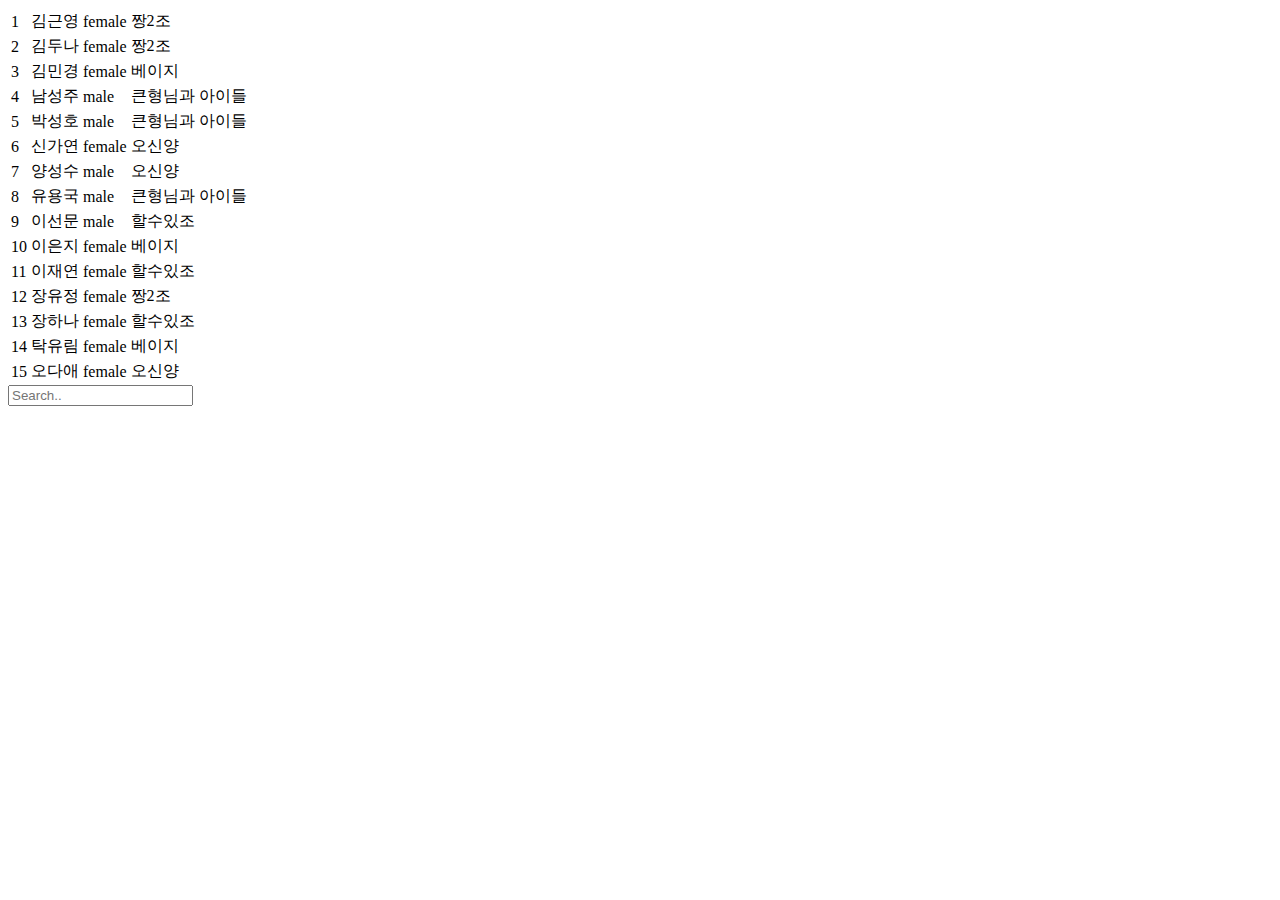
<file: 2.html>
<!DOCTYPE html>
<html lang="en">
<head>
    <meta charset="UTF-8">
    <meta http-equiv="X-UA-Compatible" content="IE=edge">
    <meta name="viewport" content="width=device-width, initial-scale=1.0">
    <title>Document</title>
    <style>

    </style>
    <script src="https://ajax.googleapis.com/ajax/libs/jquery/3.6.3/jquery.min.js"></script>
</head>
<body>
<div class="wrap"></div>
<input id="myinput" type="text" placeholder="Search..">
    <script>
        $(function(){
            $.ajax({
                url:"./class_609.json",
                dataType:"json",
                success:function(data){
                    if(data.length>0){
                        var tb=$("<table/>");

                        for(var i in data){
                            var $id=data[i].id;
                            var $name=data[i].name;
                            var $gender=data[i].gender;
                            var $team=data[i].team;

                            var row=$("<tr/>").append(
                                $("<td/>").text($id),
                                $("<td/>").text($name),
                                $("<td/>").text($gender),
                                $("<td/>").text($team),
                            );
                            tb.append(row);
                        }
                        $(".wrap").append(tb);
                    }
                }
            });
        });

        $("#myinput").on("keyup",function(){
            var value=$(this).val();
            $(".wrap tr").filter(function(){
                $(this).toggle($(this).text().toLowerCase().indexOf(value)>-1)
            });
        });
    </script>
</body>
</html>
</file>
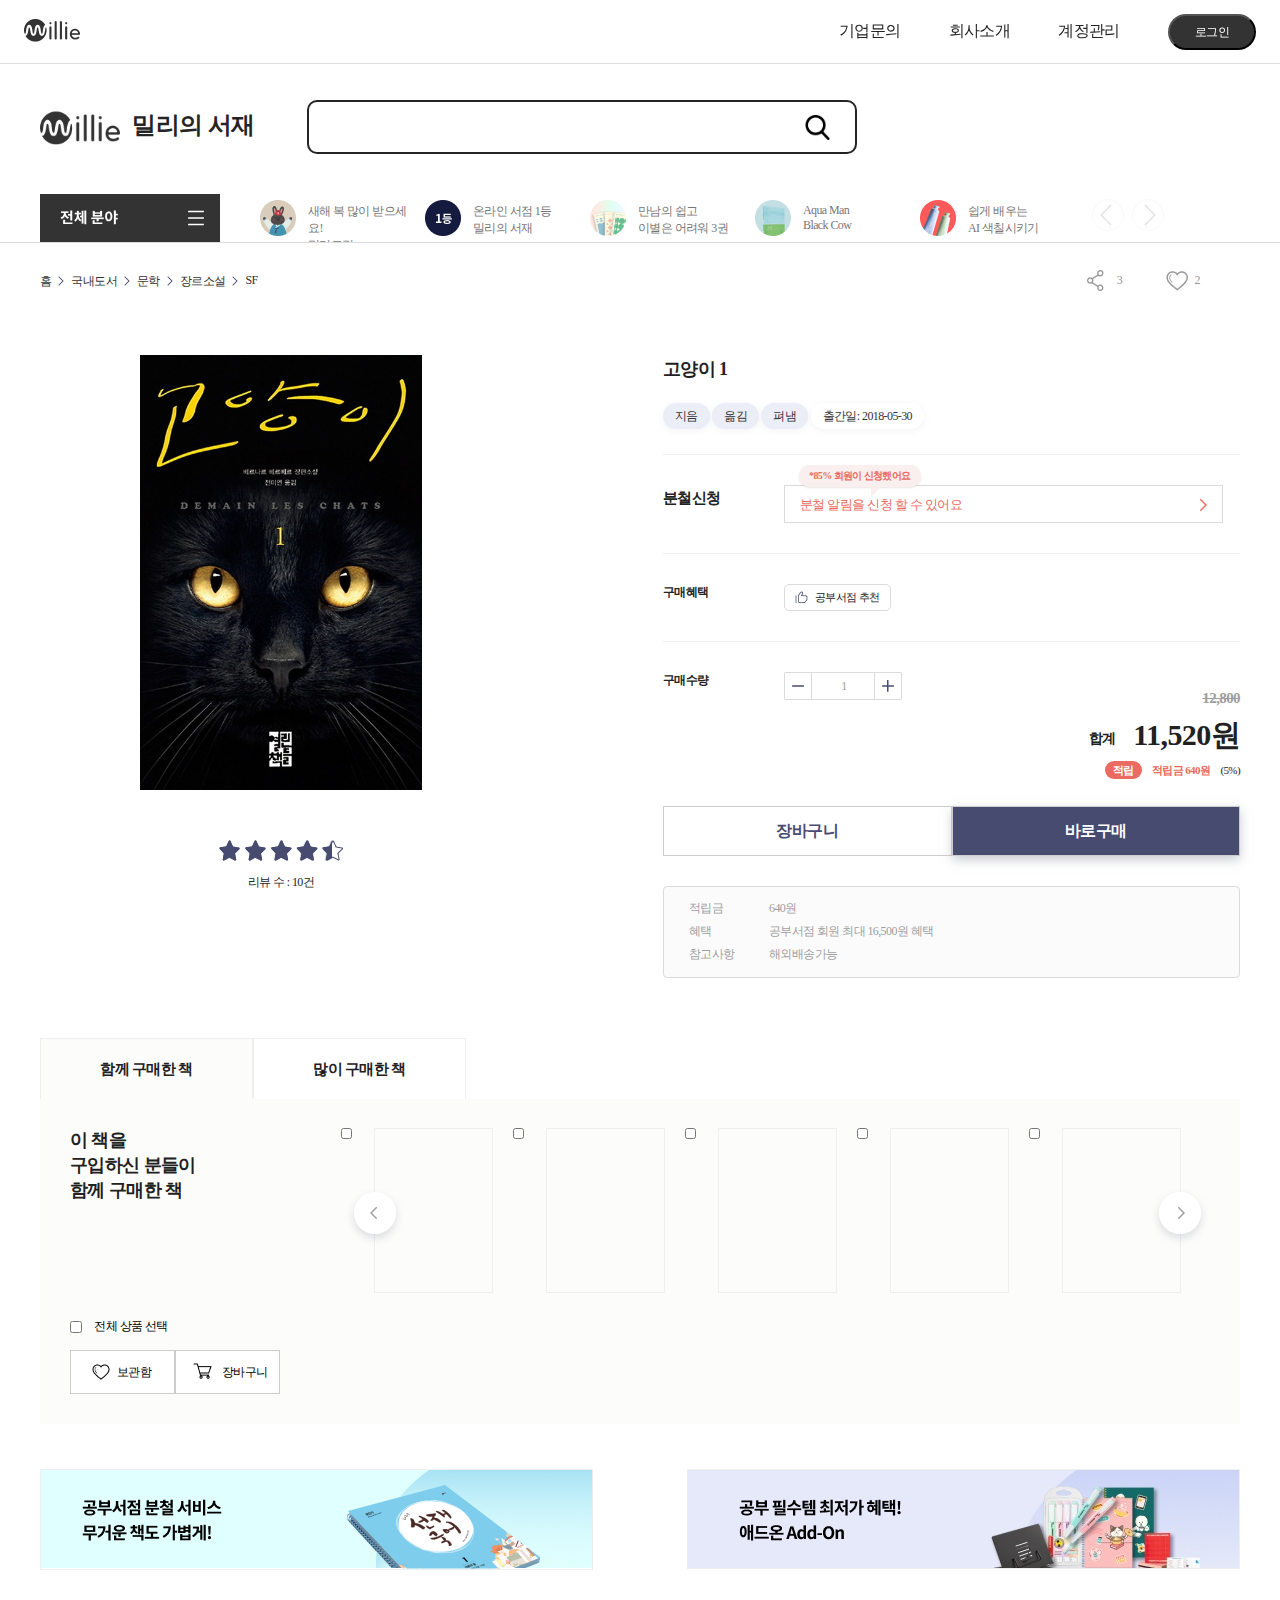
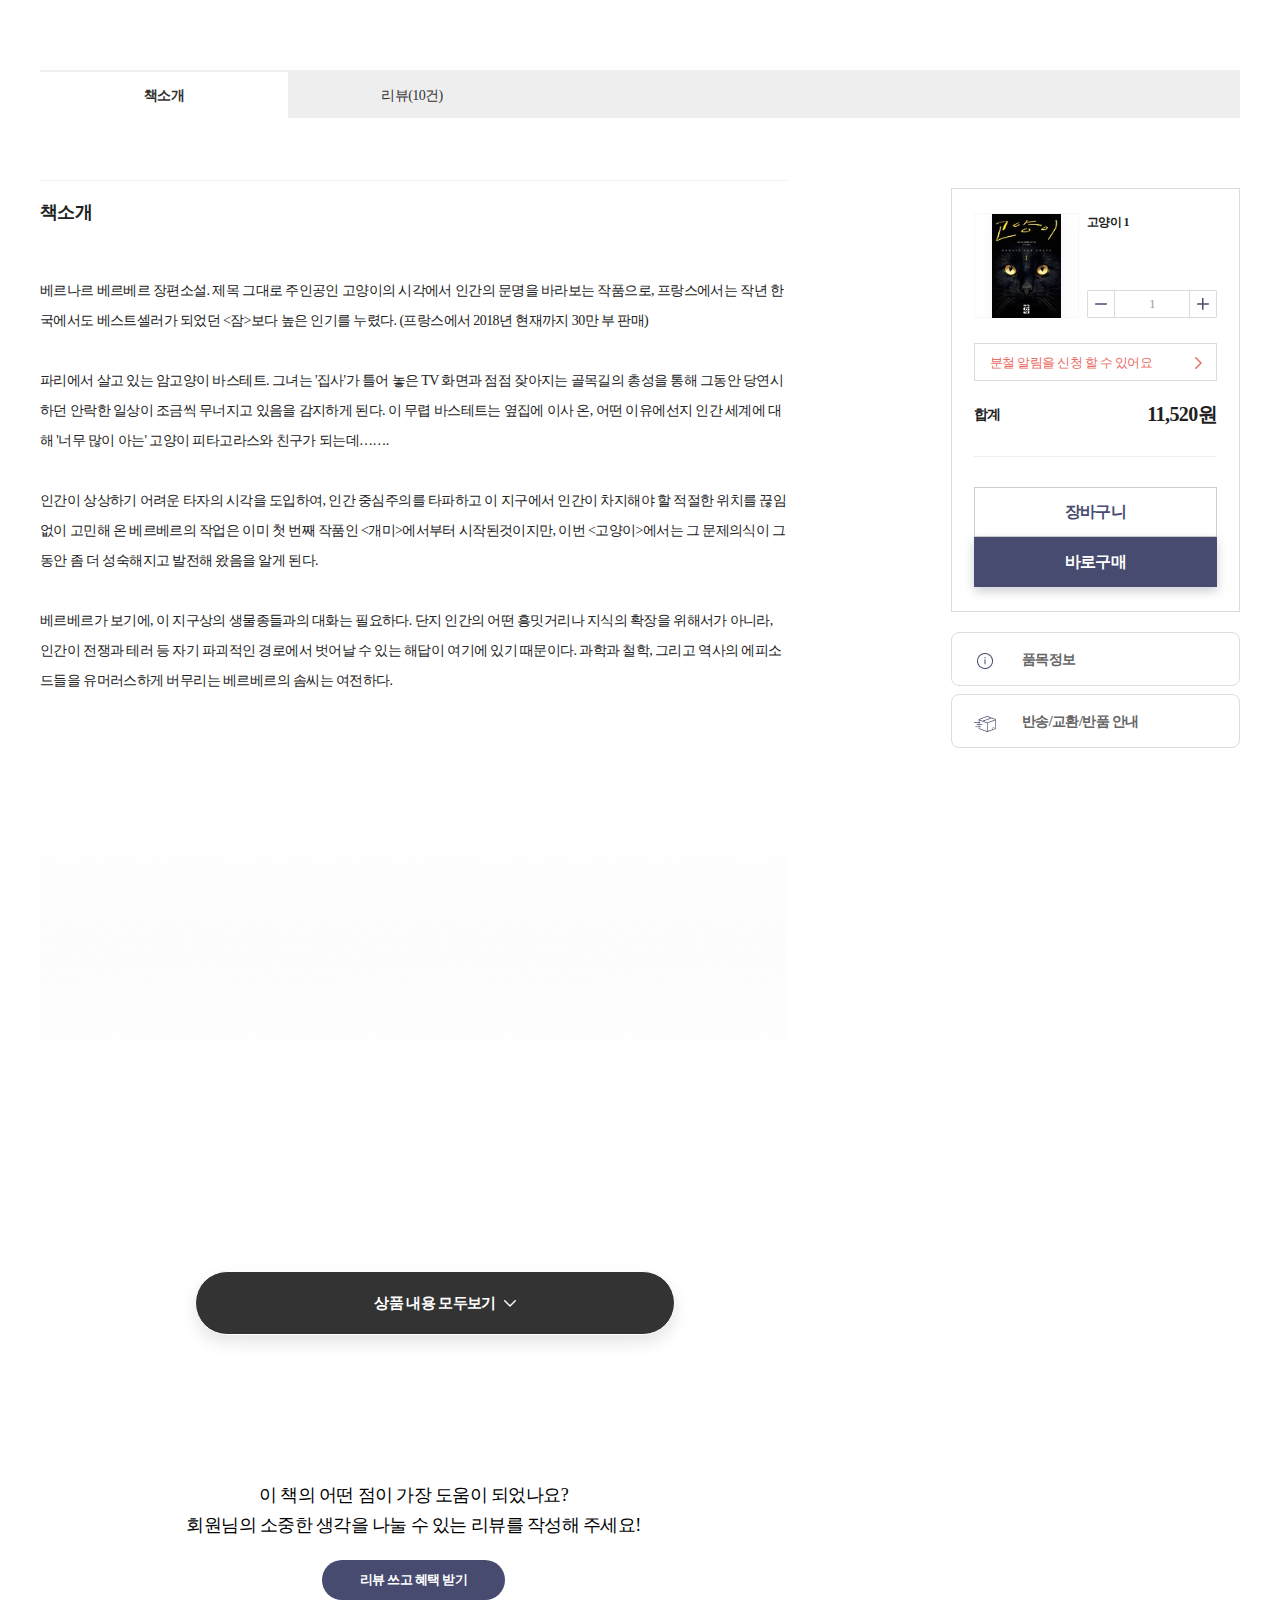
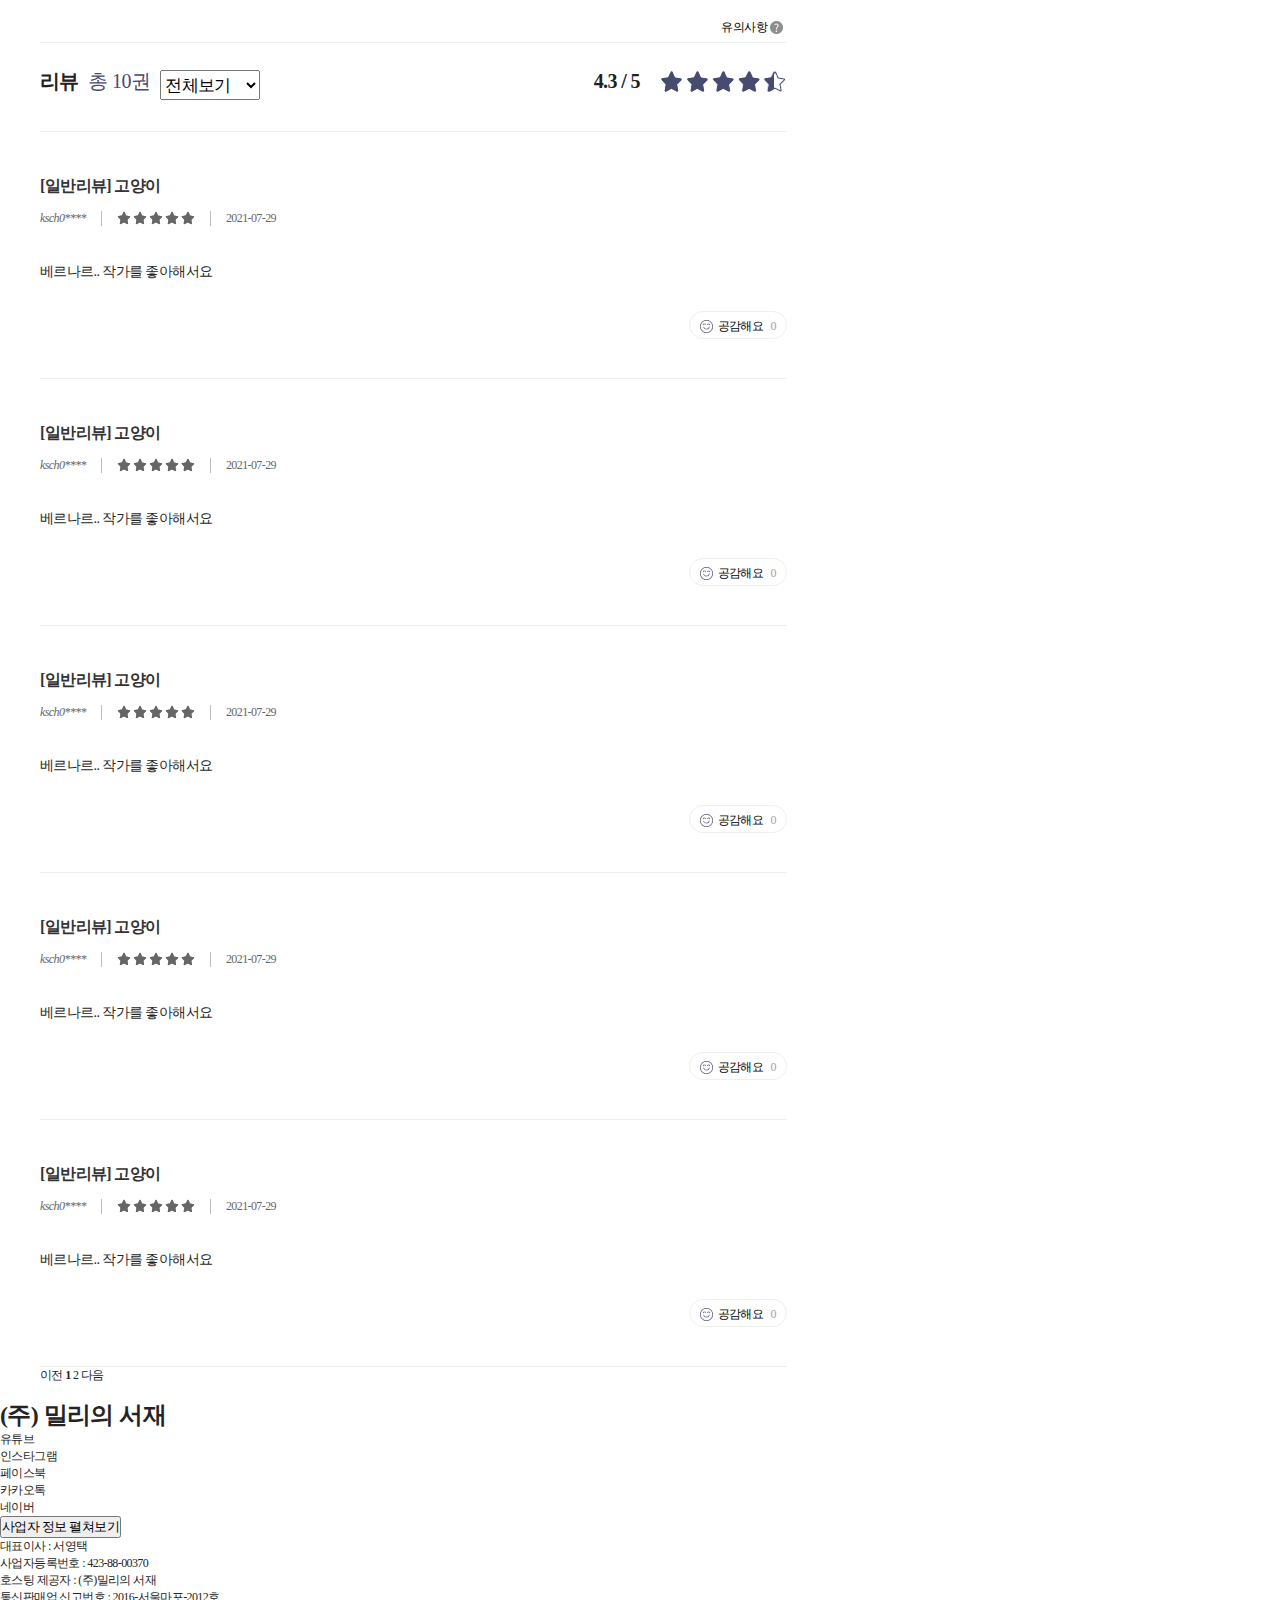
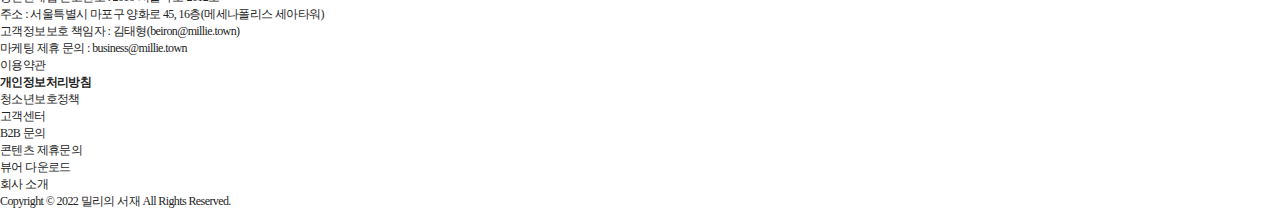
<file: sub.html>
<!DOCTYPE html>
<html lang="ko">

<head>
    <meta charset="UTF-8">
    <meta http-equiv="X-UA-Compatible" content="IE=edge">
    <meta name="viewport" content="width=device-width, initial-scale=1.0">
    <title>밀리의 서재</title>
    <style>

    </style>
    <script src="https://ajax.googleapis.com/ajax/libs/jquery/3.6.3/jquery.min.js"></script>
    <link rel="stylesheet" href="css/sub.css">
    <link rel="stylesheet" href="css/common.css">
    <link rel="stylesheet" href="https://cdn.jsdelivr.net/npm/swiper@9/swiper-bundle.min.css">
    <script src="https://cdn.jsdelivr.net/npm/swiper@9/swiper-bundle.min.js"></script>

</head>

<body>
    <div id="wrap" class="web-mount">
        <section class="content">
            <section class="brand">
                <section class="header-section">
                    <div class="header-wrap">
                        <h1 class="logo">
                            <a href="index.html">
                                <img src="img/full-logo.png" alt="밀리의 서재 로고">
                            </a>
                        </h1>
                        <button type="button" class="btn-nav">
                            <span>메뉴 열기</span>
                        </button>
                        <div class="nav-box">
                            <nav>
                                <ul>
                                    <li><a href="/h4/b2b">기업문의</a></li>
                                    <li><a href="https://www.millie.town/">회사소개</a></li>
                                    <li><a href="/v3/management">계정관리</a></li>
                                </ul>
                            </nav>
                            <button class="brand-login">로그인</button>
                        </div>
                    </div>
                </section>
                <section id="intro">
                    <div class="intro-wrap">
                        <h1 class="logo">
                            <img src="img/full-logo.png" alt="">
                        </h1>
                        <span>밀리의 서재</span>
                        <input type="text"><i></i></input>

                        <div id="site">
                            <img src="sub_img/btn_site_map.png" alt="">
                            <div id="slide-wrap">
                                <ul id="intro-slide">
                                    <li><a href="#"><img src="sub_img/newyear.png" alt="새해"><span>새해 복 많이 받으세요!<br>밀리드림</span></a></li>
                                    <li><a href="#"><img src="sub_img/first.png" alt="1등"><span>온라인 서점 1등<br>밀리의 서재</span></a></li>
                                    <li><a href="#"><img src="sub_img/three.png" alt="3권"><span>만남의 쉽고<br>이별은 어려워 3권 </span></a></li>
                                    <li><a href="#"><img src="sub_img/book.png" alt="책"><span>Aqua Man<br>Black Cow</span></a></li>
                                    <li><a href="#"><img src="sub_img/painting.png" alt="물감"><span>쉽게 배우는<br>AI 색칠시키기</span></a></li>
                                    <li><a href="#"><img src="sub_img/gift.png" alt="선물"><span>지금 구독시<br>1달 무료!</span></a></li>
                                    <li><a href="#"><img src="sub_img/percent.png" alt="확률"><span>인플레시대에서<br>살아남기</span></a></li>
                                    <li><a href="#"><img src="sub_img/korea.png" alt="화랑"><span>화랑에게서<br>MZ를 본다</span></a></li>
                                    <li><a href="#"><img src="sub_img/note.png" alt="노트"><span>나무야<br>미안해</span></a></li>
                                    <li><a href="#"><img src="sub_img/addon.png" alt="애드온"><span>예쁜 쓰레기<br>말고 유용한 핫템</span></a></li>
                                </ul>
                            </div>
                            <div id="intro-click">
                                <a><img src="sub_img/slide_prev_off.png" alt="" class="prev"></a>
                                <a><img src="sub_img/slide_next_off.png" alt="" class="next"></a>
                            </div>
                            <div id="site_map">
                                <ul>
                                    <li>소설 · 시</li>
                                    <li>에세이</li>
                                    <li>리빙 · 푸드</li>
                                    <li>건강 · 취미</li>
                                    <li>여행</li>
                                    <li>예술 · 문화</li>
                                    <li>만화</li>
                                    <li>다이어트</li>
                                    <li>패션 · 뷰티</li>
                                    <li>반려동물</li>
                                    <li>Biz · 투자</li>
                                    <li>자기계발</li>
                                    <li>인문</li>
                                    <li>역사</li>
                                    <li>사회 · 정치</li>
                                    <li>유아 · 완구</li>
                                    <li>그림책</li>
                                    <li>어린이</li>
                                    <li>자녀교육</li>
                                    <li>종교</li>
                                    <li>수험서</li>
                                    <li>공무원</li>
                                    <li>외국어 · TOEIC</li>
                                    <li>IT · 모바일</li>
                                    <li>자연과학</li>
                                    <li>참고서</li>
                                    <li>EBS · 수능</li>
                                    <li>청소년 · 공부법</li>
                                    <li>대학교재</li>
                                    <li>애드온</li>
                                </ul>
                                <a href="javascript:void(0);">닫기</a>
                            </div>
                        </div>
                    </div>
                </section>

                <section id="content">
                    <div id="small_nav">
                        <ul>
                            <li>홈</li>
                            <li>국내도서</li>
                            <li>문학</li>
                            <li>장르소설</li>
                            <li>SF</li>
                        </ul>
                
                        <div id="btn_box">
                            <a href="#"><span>3</span></a>
                            <a href="#"><span>2</span></a>
                        </div>
                    </div>

                    <div id="detail">
                        <div id="box_image">
                            <div id="image_detail">
                                <img src="sub_img/bookimage.jpg" alt="">
                            </div>
                            <div class="review_star">
                                <span></span>
                                <a href="#">리뷰 수 : 10건</a>
                            </div>
                        </div>

                        <div id="detail_info">
                            <h2>고양이 1</h2>
                            <div class="info_book">
                                <div class="author"><a href="#">지음</a></div>
                                <div class="translators"><a href="#">옮김</a></div>
                                <div class="publisher"><a href="#">펴냄</a></div>
                                <div class="datetime"><a href="#">출간일: 2018-05-30</a></div>
                            </div>
                            <div id="book_slipt">
                                <strong>분철신청</strong>
                                <div class="right_box">
                                    <em class="tooltip">
                                        *85% 회원이 신청했어요
                                    </em>
                                    <a href="javascript:void(0);" class="btn_split">분철 알림을 신청 할 수 있어요</a>
                                </div>
                            </div>
                            <div class="buy_benefit">
                                <strong>구매혜택</strong>
                                <div class="right_box">
                                    <span>공부서점 추천</span>
                                </div>
                            </div>
                            <div class="buy_number">
                                <strong>구매수량</strong>
                                <div class="right_box">
                                    <div class="buy_count">
                                        <a href="javascript:void(0);" class="btn_minus"></a>
                                        <input type="text" value="1" id="ordcnt">
                                        <a href="javascript:void(0);" class="btn_plus"></a>
                                    </div>
                                    <div class="buy_price">
                                        <span class="discount_price"><strong>12,800</strong></span>
                                        <strong class="total"><span>합계</span>11,520원</strong>
                                        <em class="saving">
                                            <span class="badges_red">적립</span>
                                            적립금 640원
                                            <span class="discount">(5%)</span>
                                        </em>
                                    </div>
                                </div>
                                <div class="buy_btn_wrap">
                                    <a href="javascript:void(0);">장바구니</a>
                                    <a href="javascript:void(0);">바로구매</a>
                                </div>
                            </div>
                            <div class="detail_info_notice">
                                <table>
                                    <caption><span>참고사항</span></caption>
                                    <colgroup>
                                        <col width="80px">
                                        <col width="auto">
                                    </colgroup>
                                    <tbody>
                                        <tr>
                                            <th scope="row">적립금</th>
                                            <td>640원</td>
                                        </tr>
                                        <tr>
                                            <th scope="row">혜택</th>
                                            <td><a href="#">공부서점 회원 최대 16,500원 혜택</a></td>
                                        </tr>
                                        <tr>
                                            <th scope="row">참고사항</th>
                                            <td>해외배송가능</td>
                                        </tr>
                                    </tbody>
                                </table>
                            </div>
                        </div>
                    </div>
                    <!-- 함께 본 책 -->
                    <div id="Together">
                        <div class="tab">
                            <div class="inner">
                                <a href="javascript:void(0);" class="on">함께 구매한 책</a>
                                <a href="javascript:void(0);">많이 구매한 책</a>
                            </div>
                        </div>
                        <div class="tab_slide">
                            <div class="inner">
                                <div class="left_con">
                                    <strong class="title">
                                        이 책을<br>
                                        구입하신 분들이<br>
                                        함께 구매한 책
                                    </strong>
                                    <div class="btn_box">
                                        <label for="pub_total_check">
                                            <input type="checkbox" id="addon_all_chk" value name="checked">
                                            전체 상품 선택
                                        </label>
                                        <a href="javascript:void(0);">보관함</a>
                                        <a href="javascript:void(0);">장바구니</a>
                                    </div>
                                </div>
                                <div class="product_book_list">
                                    <div class="bx_wrapper">
                                        <div class="bx_viewport">
                                            <ul>
                                                <li class="box0">
                                                    <input type="checkbox" name="addonCheckbox" class="checkbox">
                                                    <div class="img_thumbnail"><a href="#" class="img"></a></div>
                                                    <div class="book_info"><a href="#" class="title"></a></div>
                                                    <div class="sec_btn">
                                                        <strong></strong>
                                                        <span class="txt_discount"></span>
                                                        <span class="txt_point"></span>
                                                    </div>
                                                </li>
                                                <li class="box0">
                                                    <input type="checkbox" name="addonCheckbox" class="checkbox">
                                                    <div class="img_thumbnail"><a href="#" class="img"></a></div>
                                                    <div class="book_info"><a href="#" class="title"></a></div>
                                                    <div class="sec_btn">
                                                        <strong></strong>
                                                        <span class="txt_discount"></span>
                                                        <span class="txt_point"></span>
                                                    </div>
                                                </li>
                                                <li class="box0">
                                                    <input type="checkbox" name="addonCheckbox" class="checkbox">
                                                    <div class="img_thumbnail"><a href="#" class="img"></a></div>
                                                    <div class="book_info"><a href="#" class="title"></a></div>
                                                    <div class="sec_btn">
                                                        <strong></strong>
                                                        <span class="txt_discount"></span>
                                                        <span class="txt_point"></span>
                                                    </div>
                                                </li>
                                                <li class="box0">
                                                    <input type="checkbox" name="addonCheckbox" class="checkbox">
                                                    <div class="img_thumbnail"><a href="#" class="img"></a></div>
                                                    <div class="book_info"><a href="#" class="title"></a></div>
                                                    <div class="sec_btn">
                                                        <strong></strong>
                                                        <span class="txt_discount"></span>
                                                        <span class="txt_point"></span>
                                                    </div>
                                                </li>
                                                <li class="box0">
                                                    <input type="checkbox" name="addonCheckbox" class="checkbox">
                                                    <div class="img_thumbnail"><a href="#" class="img"></a></div>
                                                    <div class="book_info"><a href="#" class="title"></a></div>
                                                    <div class="sec_btn">
                                                        <strong></strong>
                                                        <span class="txt_discount"></span>
                                                        <span class="txt_point"></span>
                                                    </div>
                                                </li>
                                                <li class="box0">
                                                    <input type="checkbox" name="addonCheckbox" class="checkbox">
                                                    <div class="img_thumbnail"><a href="#" class="img"></a></div>
                                                    <div class="book_info"><a href="#" class="title"></a></div>
                                                    <div class="sec_btn">
                                                        <strong></strong>
                                                        <span class="txt_discount"></span>
                                                        <span class="txt_point"></span>
                                                    </div>
                                                </li>
                                                <li class="box0">
                                                    <input type="checkbox" name="addonCheckbox" class="checkbox">
                                                    <div class="img_thumbnail"><a href="#" class="img"></a></div>
                                                    <div class="book_info"><a href="#" class="title"></a></div>
                                                    <div class="sec_btn">
                                                        <strong></strong>
                                                        <span class="txt_discount"></span>
                                                        <span class="txt_point"></span>
                                                    </div>
                                                </li>
                                            </ul>
                                        </div>
                                        <div class="bx_controls">
                                            <div class="bx_controls_direction">
                                                <a href="javascript:void(0);" class="bx-prev"></a>
                                                <a href="javascript:void(0);" class="bx-next"></a>
                                            </div>
                                        </div>
                                    </div>
                                </div>
                            </div>
                            <!-- 많이 구매한 책 -->
                            <div class="inner">
                                <div class="left_con">
                                    <strong class="title">
                                        이 책을<br>
                                        구입하신 분들이<br>
                                        많이 구매한 책
                                    </strong>
                                    <div class="btn_box">
                                        <label for="pub_total_check">
                                            <input type="checkbox" id="addon_all_chk" value name="checked">
                                            전체 상품 선택
                                        </label>
                                        <a href="javascript:void(0);">보관함</a>
                                        <a href="javascript:void(0);">장바구니</a>
                                    </div>
                                </div>
                                <div class="product_book_list">
                                    <div class="bx_wrapper">
                                        <div class="bx_viewport">
                                            <ul>
                                                <li class="box1">
                                                    <input type="checkbox" name="addonCheckbox" class="checkbox">
                                                    <div class="img_thumbnail"><a href="#" class="img"></a></div>
                                                    <div class="book_info"><a href="#" class="title"></a></div>
                                                    <div class="sec_btn">
                                                        <strong></strong>
                                                        <span class="txt_discount"></span>
                                                        <span class="txt_point"></span>
                                                    </div>
                                                </li>
                                                <li class="box1">
                                                    <input type="checkbox" name="addonCheckbox" class="checkbox">
                                                    <div class="img_thumbnail"><a href="#" class="img"></a></div>
                                                    <div class="book_info"><a href="#" class="title"></a></div>
                                                    <div class="sec_btn">
                                                        <strong></strong>
                                                        <span class="txt_discount"></span>
                                                        <span class="txt_point"></span>
                                                    </div>
                                                </li>
                                                <li class="box1">
                                                    <input type="checkbox" name="addonCheckbox" class="checkbox">
                                                    <div class="img_thumbnail"><a href="#" class="img"></a></div>
                                                    <div class="book_info"><a href="#" class="title"></a></div>
                                                    <div class="sec_btn">
                                                        <strong></strong>
                                                        <span class="txt_discount"></span>
                                                        <span class="txt_point"></span>
                                                    </div>
                                                </li>
                                                <li class="box1">
                                                    <input type="checkbox" name="addonCheckbox" class="checkbox">
                                                    <div class="img_thumbnail"><a href="#" class="img"></a></div>
                                                    <div class="book_info"><a href="#" class="title"></a></div>
                                                    <div class="sec_btn">
                                                        <strong></strong>
                                                        <span class="txt_discount"></span>
                                                        <span class="txt_point"></span>
                                                    </div>
                                                </li>
                                                <li class="box1">
                                                    <input type="checkbox" name="addonCheckbox" class="checkbox">
                                                    <div class="img_thumbnail"><a href="#" class="img"></a></div>
                                                    <div class="book_info"><a href="#" class="title"></a></div>
                                                    <div class="sec_btn">
                                                        <strong></strong>
                                                        <span class="txt_discount"></span>
                                                        <span class="txt_point"></span>
                                                    </div>
                                                </li>
                                                <li class="box1">
                                                    <input type="checkbox" name="addonCheckbox" class="checkbox">
                                                    <div class="img_thumbnail"><a href="#" class="img"></a></div>
                                                    <div class="book_info"><a href="#" class="title"></a></div>
                                                    <div class="sec_btn">
                                                        <strong></strong>
                                                        <span class="txt_discount"></span>
                                                        <span class="txt_point"></span>
                                                    </div>
                                                </li>
                                                <li class="box1">
                                                    <input type="checkbox" name="addonCheckbox" class="checkbox">
                                                    <div class="img_thumbnail"><a href="#" class="img"></a></div>
                                                    <div class="book_info"><a href="#" class="title"></a></div>
                                                    <div class="sec_btn">
                                                        <strong></strong>
                                                        <span class="txt_discount"></span>
                                                        <span class="txt_point"></span>
                                                    </div>
                                                </li>
                                            </ul>
                                        </div>
                                        <div class="bx_controls">
                                            <div class="bx_controls_direction">
                                                <a href="javascript:void(0);" class="bx-prev"></a>
                                                <a href="javascript:void(0);" class="bx-next"></a>
                                            </div>
                                        </div>
                                    </div>
                                </div>
                            </div>
                        </div>
                    </div>
                    
                    <div id="banner">
                        <a href="#"><img src="sub_img/bnl.png" alt="애드1"></a>
                        <a href="#"><img src="sub_img/frame.jpg" alt="애드2"></a>
                    </div>

                    <div id="product_detail_menu">
                        <div class="inner">
                            <a href="#" class="on">책소개</a>
                            <a href="#">리뷰(10건)</a>
                        </div>
                    </div>

                    <div id="product_detail_content">
                        <div class="product_detail_quick">
                            <div class="quick_price">
                                <div class="price_info">
                                    <span><img src="sub_img/thumbnail.jpg" alt="썸네일"></span>
                                    <strong>고양이 1</strong>
                                    <div class="buy_count">
                                        <a href="javascript:void(0);" class="btn_minus" id="btn_minus2"></a>
                                        <input type="text" value="1" id="ordcnt2">
                                        <a href="javascript:void(0);" class="btn_plus" id="btn_plus2"></a>
                                    </div>
                                </div>
                                <div class="book_slipt_apply">
                                    <a href="javascript:void(0);">분철 알림을 신청 할 수 있어요</a>
                                </div>
                                <div class="buy_price">
                                    <strong class="total">
                                        <span>합계</span>
                                        11,520원
                                    </strong>
                                </div>
                                <div class="buy_btn_wrap">
                                    <a href="javascript:void(0);">장바구니</a>
                                    <a href="javascript:void(0);">바로구매</a>
                                </div>
                            </div>
                            <div class="quick_info">
                                <a href="javascript:void(0);" class="btn_goods_info">품목정보</a>
                                <a href="javascript:void(0);" class="btn_return">반송/교환/반품 안내</a>
                            </div>
                        </div>

                        <div class="detail_content">
                            <strong class="product_detail_title">책소개</strong>
                            <div class="product_detail_text">
                                <div>
                                    베르나르 베르베르 장편소설. 제목 그대로 주인공인 고양이의 시각에서 인간의 문명을 바라보는 작품으로, 프랑스에서는 작년 한국에서도 베스트셀러가 되었던 <잠>보다 높은 인기를 누렸다.
                                    (프랑스에서
                                    2018년
                                    현재까지 30만 부 판매)<br><br>
                        
                                    파리에서 살고 있는 암고양이 바스테트. 그녀는 '집사'가 틀어 놓은 TV 화면과 점점 잦아지는 골목길의 총성을 통해 그동안 당연시하던 안락한 일상이 조금씩 무너지고 있음을 감지하게 된다. 이
                                    무렵
                                    바스테트는 옆집에 이사 온, 어떤 이유에선지 인간 세계에 대해 '너무 많이 아는' 고양이 피타고라스와 친구가 되는데…….<br><br>
                        
                                    인간이 상상하기 어려운 타자의 시각을 도입하여, 인간 중심주의를 타파하고 이 지구에서 인간이 차지해야 할 적절한 위치를 끊임없이 고민해 온 베르베르의 작업은 이미 첫 번째 작품인 <개미>에서부터
                                    시작된것이지만, 이번 <고양이>에서는 그 문제의식이 그동안 좀 더 성숙해지고 발전해 왔음을 알게 된다.<br><br>
                        
                                    베르베르가 보기에, 이 지구상의 생물종들과의 대화는 필요하다. 단지 인간의 어떤 흥밋거리나 지식의 확장을 위해서가 아니라, 인간이 전쟁과 테러 등 자기 파괴적인 경로에서 벗어날 수
                                    있는 해답이 여기에 있기 때문이다. 과학과 철학, 그리고 역사의 에피소드들을 유머러스하게 버무리는 베르베르의 솜씨는 여전하다.
                                </div>
                                <br>
                                <p>
                                    <iframe allow="autoplay; encrypted-media" allowfullscreen="" frameborder="0" height="450"
                                        src="https://www.youtube.com/embed/UAS9kgzWWio" width="706"></iframe>
                                </p>
                                <p>&nbsp;</p>
                                <p>&nbsp;</p>
                                <p>
                                    <iframe allow="autoplay; encrypted-media" allowfullscreen="" frameborder="0" height="450"
                                        src="https://www.youtube.com/embed/Kj3Mr7k2f4M" width="700"></iframe>
                                </p>
                            </div>
                            <strong class="product_detail_title">
                                저자소개
                                <a href="javascript:void(0);" id="authorNotice">신간 알림 신청</a>
                            </strong>
                            <div class="product_detail_text" id="writer_info">
                                <div class="bg_gray">
                                    <h2>지음 : 베르나르 베르베르</h2>
                                </div>
                                <dl>
                                    <dd>
                                        <p>
                                            일곱 살 때부터 단편소설을 쓰기 시작한 타고난 글쟁이다. 1961년 프랑스 툴루즈에서 태어나 법학을 전공하고 국립 언론 학교에서 저널리즘을 공부했다. 저널리스트로 활동하면서 과학
                                            잡지에
                                            개미에 관한 평론을 발표해 오다가, 드디어 1991년 120여 차례 개작을 거친 <개미>를 출간, 전 세계 독자들을 사로잡으며 단숨에 주목받는 <프랑스의 천재 작가>로 떠올랐다.
                                                    이후
                                                    죽음과 삶을 넘나드는 영계 탐사단을 소재로 한 <타나토노트>, 독특한 개성으로 세계를 빚어내는 신들의 이야기 <신>, 제2의 지구를 찾아 떠난 인류의 모험 <파피용>
                                                                ,
                                                                웃음의 의미를 미스터리 형식으로 풀어낸 <웃음>, 새로운 시각, 기발한 상상력이 빛나는 단편집 <나무>, 사고를 전복시키는 놀라운 지식의 향연
                                                                        <베르나르 베르베르의 상상력 사전> 등 수많은 세계적 베스트셀러를 써냈다. 그의 작품은 35개 언어로 번역되었으며, 2천3백만 부
                                                                            이상
                                                                            판매되었다. 2016년 조사에 따르면 그는 한국에서 지난 10년간 가장 사랑받은 소설가이다
                                        </p>
                                    </dd>
                                </dl>
                                <br>
                                <div class="bg_gray">
                                    <h2>옮김 : 전미연</h2>
                                </div>
                                <dl>
                                    <dd>
                                        <div id="div_Author">
                                            서울대학교 불어불문학과와 한국외국어대학교 통번역대학원 한불과를 졸업했다. 파리 제3대학 통번역대학원(ESIT) 번역 과정과 오타와 통번역대학원(STI) 번역학 박사 과정을 마쳤다.
                                            현재
                                            전문 번역가로 활동하며 한국외국어대학교 통번역대학원 겸임 교수로 재직 중이다. 옮긴 책으로는 베르나르 베르베르의 『고양이』, 『잠』, 『파피용』, 『제3인류』(공역), 『만화
                                            타나토노트』, 엠마뉘엘 카레르의 『리모노프』, 『나 아닌 다른 삶』, 『콧수염』, 『겨울 아이』, 카롤 마르티네즈의 『꿰맨 심장』, 아멜리 노통브의 『두려움과 떨림』, 『배고픔의
                                            자서전』, 『이토록 아름다운 세 살』, 기욤 뮈소의 『당신, 거기 있어 줄래요?』, 『사랑하기 때문에』, 『그 후에』, 『천사의 부름』, 『종이 여자』, 발렝탕 뮈소의 『완벽한
                                            계획』,
                                            다비드 카라의 『새벽의 흔적』, 로맹 사르두의 『최후의 알리바이』, 『크리스마스 1초 전』, 『크리스마스를 구해 줘』, 알렉시 제니외의 『22세기 세계』(공역) 등이 있다. <작은
                                                철학자 시리즈>를 비롯한 어린이책도 여러 권 번역했다.
                                        </div>
                                    </dd>
                                </dl>
                                <br>
                            </div>
                            <strong class="product_detail_title">도서 본문</strong>
                            <div class="product_detail_text">
                                <p>
                                    테러가 일상화되고 내전의 조짐이 보이는 파리. 세계 곳곳에서 전쟁이 일어나고 있으며 곧 세계 대전이 벌어질지도 모르는 상황이다. 주인공 고양이 피타고라스에 따르면 인류는 자기 괴적인 테러와의
                                    전쟁으로
                                    <여섯 번째 대멸종>을 앞두고 있는 상황.<br>
                                        이야기는 주인공인 여자 고양이 바스테트의 1인칭 시점에서 전개된다.<br>
                                        파리 몽마르트르에서 집사인 나탈리와 함께 사는 여자 고양이 바스테트는 어느 날 옆집에 사는 천재 샴 고양이 피타고라스를 만난다. 한때 실험동물이었던 피타고라스는 머리에 USB 단자가 꽂혀
                                        있어
                                        인터넷을
                                        통해 방대한 지식을 갖춘 지적인 고양이다. 피타고라스에게서 인류와 고양이의 역사를 배우며 두 고양이가 점차 가까워지는 사이, 파리 시내는 테러가 빈발하는 불안한 상황이 되고 결국 내전이
                                        일어난다.
                                        내전으로 황폐화된 도시에는 페스트가 창궐하고 사람들은 사나운 쥐 떼들을 피해 도시를 떠난다. 쥐 떼에 점령당한 도시에서 도망친 고양이들이 불로뉴 숲에 모여, 고양이 군대를 만들어 뺏긴
                                        도시를
                                        탈환하기로
                                        한다.<br>
                                        페스트의 확산과 쥐 떼들을 피하기 위해서 센강의 시뉴섬으로 향하는 고양이 군대. 하지만 쥐 떼의 접근을 차단하려면 섬으로 통하는 다리를 폭파해야 하고, 그러려면 인간의 도움이
                                        절실하다….<br>
                                        고양이와 인간은 서로 소통에 성공하고 쥐 떼들의 공격과 페스트, 전쟁의 틈새에서 살아남을 수 있을까?
                                </p>
                                <br>
                                <div>
                                    개의 생각: 인간은 나를 먹여 주고 지켜 주고 사랑해 준다, 인간은 신이 분명하다.<br>
                                    고양이의 생각: 인간은 나를 먹여 주고 지켜 주고 사랑해 준다, 인간에게 나는 신이 분명하다.<br>
                                    ─ 작자 미상
                                </div>
                                <div>
                                    <div id="div_Underline1">&nbsp;</div>
                                    <div id="div_Underline1_All">
                                        개는 백스무 가지 인간의 어휘와 행동을 이해하고 배울 수 있다.<br>
                                        개는 열까지 셀 줄 알고 더하기나 빼기 같은 간단한 셈도 할 수 있다.<br>
                                        다섯 살짜리 인간 아이와 맞먹는 사고 능력을 지닌 셈이다.<br><br>
                        
                                        반면 고양이는 숫자를 세거나 특정한 말에 반응하거나<br>
                                        인간이 하는 동작을 따라 하게 가르치려 들면<br>
                                        즉시 쓸데없는 짓에 허비할 시간이 없다는 의사 표시를 한다.<br>
                                        인간으로 치면……<br>
                                        쉰 살 성인과 맞먹는 사고 능력을 지닌 셈이다.<br>
                                        ─ 에드몽 웰즈 교수(인간 과학자이자 고양이 소유자)
                                    </div>
                                    <div>&nbsp;</div>
                                    <div>
                                        「인간들끼리 죽고 죽이는 거지 우리와는 아무 상관 없어.」<br>
                                        피타고라스가 갑자기 정색을 하더니 고개를 젓는다.<br>
                                        「틀렸어. 우리 두 종의 운명은 긴밀히 연결돼 있어. 우리 고양이들은 인간들에게 직접적인 영향을 받는데, 지금 인간들이 예전의 공룡들처럼 정말로 사라질지도 모르는 위기에 직면해
                                        있다니까.」<br>
                                        「난 인간 없이도 얼마든지 살 수 있을 것 같은데.」
                                    </div>
                                </div>
                            </div>
                            <strong class="product_detail_title">출판사 서평</strong>
                            <div class="product_detail_text">
                                <p>
                                    <strong>베르베르가 이번에는 고양이의 눈으로 인간의 미래를 바라본다</strong>
                                    <br><br>
                                    한국인이 가장 사랑하는 작가 1위(2016년 3월, 교보문고 최근 10년간 국내외 작가별 소설 누적 판매량 집계), 베르나르 베르베르의 신작 장편소설 <고양이>(전2권)가 전문 번역가 전미연씨의
                                    번역으로 열린책들에서 출간되었다. <고양이>는 제목 그대로 주인공인 고양이의 시각에서 인간의 문명을 바라보는 작품으로, 프랑스에서는 작년 한국에서도 베스트셀러가 되었던 <잠>보다 높은
                                                인기를
                                                누렸다(프랑스에서 현재까지 30만 부 판매). 파리에서 살고 있는 암고양이 바스테트. 그녀는 ‘집사’가 틀어 놓은 TV 화면과 점점 잦아지는 골목길의 총성을 통해 그동안
                                                당연시하던
                                                안락한 일상이 조금씩 무너지고 있음을 감지하게 된다. 이 무렵 바스테트는 옆집에 이사 온, 어떤 이유에선지 인간 세계에 대해 ‘너무 많이 아는’ 고양이 피타고라스와 친구가
                                                되는데…….<br>
                                                인간이 상상하기 어려운 타자의 시각을 도입하여, 인간 중심주의를 타파하고 이 지구에서 인간이 차지해야 할 적절한 위치를 끊임없이 고민해 온 베르베르의 작업은 이미 첫 번째
                                                작품인
                                                <개미>에서부터 시작된 것이지만, 이번 <고양이>에서는 그 문제의식이 그동안 좀 더 성숙해지고 발전해 왔음을 알게 된다. 베르베르가 보기에, 이 지구상의 생물종들과의 대화는
                                                        필요하다. 단지 인간의 어떤 흥밋거리나 지식의 확장을 위해서가 아니라, 인간이 전쟁과 테러 등 자기 파괴적인 경로에서 벗어날 수 있는 해답이 여기에 있기
                                                        때문이다.
                                                        과학과 철학, 그리고 역사의 에피소드들을 유머러스하게 버무리는 베르베르의 솜씨는 여전하다.<br>
                                                        번역자인 전미연 씨는 후기에서 길고양이를 돌보는 ‘캣맘’으로서 본인에게 이 소설은 각별한 만족을 주었으며, 베르베르가 암고양이 주인공을 그리며 보여 준 깊은
                                                        이해에
                                                        매료되었다고 쓰고 있다.<br><br>
                                                        <strong>주요 등장인물</strong><br>
                                                        바스테트 : 소설의 화자이자 주인공인 암고양이. 시골에서 논밭을 뛰어다니며 놀다가 어느 날 갑자기 펫숍에 잡혀 와 현재의 주인 나탈리에게 팔림. 나이는 세
                                                        살. 검은
                                                        바탕에 흰 무늬가 찍힌 &lt;잡종&gt; 고양이. 호기심 넘치고 다른 종과 소통하는 데 관심이 많다. 고양이 얼굴을 한 반인반수의 고대 이집트 여신인
                                                        바스테트에게서
                                                        이름을 따왔다.<br>
                                                        피타고라스 : 바스테트의 옆집에 사는 샴 고양이. 나이는 열 살. 머리에 USB 단자가 꽂혀 있음. 한때 실험동물이었으나 심리 실험을 했던 소피에게 입양돼
                                                        함께 살고
                                                        있다. 피타고라스는 USB 단자를 통해 수많은 정보를 얻고 앞으로 펼쳐질 모험에서 결정적인 도움을 준다. 피타고라스라는 이름은 고대 그리스의 철학자이자 수학자
                                                        피타고라스에서 따왔다.<br><br>
                                                        <strong>평</strong>
                                                        <br>
                                                        나는 베르베르의 작품도 좋아하지만 고양이도 좋아한다. 이 책은 1인칭 고양이가 유머와 통찰력을 가지고 우리 인간을 관찰한 것을 보여 주고 있다. ― ★★★★★
                                                        아마존
                                                        프랑스 독자
                                                        <br><br>
                                                        내가 열두 살 때 책의 힘을 알게 해준 베르베르. 24년이 흘렀지만 그의 마법은 여전하다. 지적이고 신선하며, 유머러스하고 언제나 남다른 시선의 소유자
                                                        베르베르!
                                                        그는 여기서도 우리를 인간이라는 종(種)의 진실과 대면하게 한다. ― ★★★★★ 아마존 프랑스 독자
                                </p>
                            </div>
                            <strong class="product_detail_title">관련 분야</strong>
                            <div class="product_detail_text">
                                <a href="#">홈</a>
                                &nbsp;&nbsp;&gt;&nbsp;&nbsp;국내도서&nbsp;&nbsp;&gt;&nbsp;&nbsp;
                                <a href="#">문학</a>
                                &nbsp;&nbsp;&gt;&nbsp;&nbsp;
                                <a href="#">장르소설</a>
                                &nbsp;&nbsp;&gt;&nbsp;&nbsp;
                                <a href="#">SF</a>
                                <br>
                                <a href="#">홈</a>
                                &nbsp;&nbsp;&gt;&nbsp;&nbsp;국내도서&nbsp;&nbsp;&gt;&nbsp;&nbsp;
                                <a href="#">문학</a>
                                &nbsp;&nbsp;&gt;&nbsp;&nbsp;
                                <a href="#">소설/시</a>
                                &nbsp;&nbsp;&gt;&nbsp;&nbsp;
                                <a href="#">외국소설</a>
                                &nbsp;&nbsp;&gt;&nbsp;&nbsp;
                                <a href="#">프랑스소설</a>
                            </div>
                            <div class="wrap_more">
                                <a href="javascript:void(0);" class="btn_more">상품 내용 모두보기</a>
                            </div>
                        </div>
                        <div class="product_review">
                            <div class="no_review">
                                <span>
                                    이 책의 어떤 점이 가장 도움이 되었나요?
                                    <br>
                                    회원님의 소중한 생각을 나눌 수 있는 리뷰를 작성해 주세요!
                                </span>
                                <a href="#">리뷰 쓰고 혜택 받기</a>
                            </div>
                            <div class="review_top">
                                <em>
                                    리뷰
                                    <span>총 10권</span>
                                </em>
                                <div class="review_score">
                                    <em>
                                        <strong>4.3</strong>
                                        / 5
                                    </em>
                                    <div class="review_star">
                                        <span></span>
                                    </div>
                                </div>
                                <a href="javascript:void(0);" class="btn_notice">유의사항</a>
                                <div class="pop_notice">
                                        <strong>작성 시 유의사항</strong>
                                        포토리뷰는 PC/모바일웹에서 작성가능합니다.<br>
                                        작성하신 리뷰는 포털 검색에 의해 타 사이트에 노출 될 수 있습니다.<br>
                                        아래의 내용에 해당하는 리뷰는 게재 및 적립금 지급에서 제외될 수 있습니다.<br><br>
                                        - 단순한 문구, 감탄사/의태어/의성어로 반복적 작성한 내용<br>
                                        - 도서 내용과 상관없이 일방적인 비방을 하거나, 욕설/비속어 등을 사용하거나, 혐오감과 불쾌감을 주는 경우<br>
                                        - 상품과 무관한 사진과 리뷰를 등록한 경우
                                </div>
                                <select id="search_type">
                                    <option value="all">전체보기</option>
                                    <option value="photo">포토리뷰</option>
                                    <option value="bunchul">분철리뷰</option>
                                </select>
                            </div>
                            <div class="product_review_list">
                                <div class="review_list">
                                    <strong class="title">[일반리뷰] 고양이</strong>
                                    <div class="customer_info">
                                        <em class="txt">ksch0****</em>
                                        <div class="review_star">
                                            <span></span>
                                        </div>
                                        <span class="txt">2021-07-29</span>
                                    </div>
                                    <div class="text">베르나르.. 작가를 좋아해서요</div>
                                    <ul class="btn_box">
                                        <li class="btn_like">
                                            <a href="javascript:void(0);" class="goods_like">
                                                <span>공감해요</span>
                                                0
                                            </a>
                                        </li>
                                    </ul>
                                </div>

                                <div class="review_list">
                                    <strong class="title">[일반리뷰] 고양이</strong>
                                    <div class="customer_info">
                                        <em class="txt">ksch0****</em>
                                        <div class="review_star">
                                            <span></span>
                                        </div>
                                        <span class="txt">2021-07-29</span>
                                    </div>
                                    <div class="text">베르나르.. 작가를 좋아해서요</div>
                                    <ul class="btn_box">
                                        <li class="btn_like">
                                            <a href="javascript:void(0);" class="goods_like">
                                                <span>공감해요</span>
                                                0
                                            </a>
                                        </li>
                                    </ul>
                                </div>

                                <div class="review_list">
                                    <strong class="title">[일반리뷰] 고양이</strong>
                                    <div class="customer_info">
                                        <em class="txt">ksch0****</em>
                                        <div class="review_star">
                                            <span></span>
                                        </div>
                                        <span class="txt">2021-07-29</span>
                                    </div>
                                    <div class="text">베르나르.. 작가를 좋아해서요</div>
                                    <ul class="btn_box">
                                        <li class="btn_like">
                                            <a href="javascript:void(0);" class="goods_like">
                                                <span>공감해요</span>
                                                0
                                            </a>
                                        </li>
                                    </ul>
                                </div>

                                <div class="review_list">
                                    <strong class="title">[일반리뷰] 고양이</strong>
                                    <div class="customer_info">
                                        <em class="txt">ksch0****</em>
                                        <div class="review_star">
                                            <span></span>
                                        </div>
                                        <span class="txt">2021-07-29</span>
                                    </div>
                                    <div class="text">베르나르.. 작가를 좋아해서요</div>
                                    <ul class="btn_box">
                                        <li class="btn_like">
                                            <a href="javascript:void(0);" class="goods_like">
                                                <span>공감해요</span>
                                                0
                                            </a>
                                        </li>
                                    </ul>
                                </div>

                                <div class="review_list">
                                    <strong class="title">[일반리뷰] 고양이</strong>
                                    <div class="customer_info">
                                        <em class="txt">ksch0****</em>
                                        <div class="review_star">
                                            <span></span>
                                        </div>
                                        <span class="txt">2021-07-29</span>
                                    </div>
                                    <div class="text">베르나르.. 작가를 좋아해서요</div>
                                    <ul class="btn_box">
                                        <li class="btn_like">
                                            <a href="javascript:void(0);" class="goods_like">
                                                <span>공감해요</span>
                                                0
                                            </a>
                                        </li>
                                    </ul>
                                </div>
                            </div>
                            <div class="paging">
                                <a>이전</a>
                                <strong>1</strong>
                                <a>2</a>
                                <a>다음</a>
                            </div>
                            <br>
                        </div>
                    </div>
                </section>
                <section id="footer">
                    <footer>
                        <div class="footer-inner">
                            <div class="footer-head">
                                <h1>(주) 밀리의 서재</h1>
                                <ul class="sns">
                                    <li class="youtube"><a href="https://www.youtube.com/channel/UC6bk8AaEXA1hBnGXcLyj1QQ" target="_blank" class="gtm-sns-youtube">유튜브</a></li>
                                    <li class="instagram"><a href="https://www.instagram.com/millie_bookclub/" target="_blank" class="gtm-sns-instagram">인스타그램</a></li>
                                    <li class="facebook"><a href="https://www.facebook.com/millie.co.kr/" target="_blank" class="gtm-sns-facebook">페이스북</a></li>
                                    <li class="kakaotalk"><a href="https://pf.kakao.com/_MhGhC" target="_blank" class="gtm-sns-kakaotalk">카카오톡</a></li>
                                    <li class="naver"><a href="https://post.naver.com/millietown" target="_blank" class="gtm-sns-naver">네이버</a></li>
                                </ul>
                            </div>
                            <button type="button" class="about-button gtm-contact">사업자 정보 펼쳐보기</button>
                            <div class="question">
                                <div class="list">
                                    <ul>
                                        <li>대표이사 : 서영택</li>
                                        <li>사업자등록번호 : 423-88-00370</li>
                                        <li>호스팅 제공자 : (주)밀리의 서재</li>
                                    </ul>
                                    <ul>
                                        <li>통신판매업 신고번호 : 2016-서울마포-2012호</li>
                                        <li>주소 : 서울특별시 마포구 양화로 45, 16층(메세나폴리스 세아타워)</li>
                                    </ul>
                                </div>
                                <div class="list">
                                    <ul>
                                        <li><a href="mailto:beiron@millie.town" target="_blank">고객정보보호 책임자 : 김태형(beiron@millie.town)</a></li>
                                        <li><a href="mailto:business@millie.town" target="_blank">마케팅 제휴 문의 : business@millie.town</a></li>
                                    </ul>
                                </div>
                            </div>
                            <ul class="services">
                                <li><a href="https://corp.millie.co.kr/policy/terms/?nav_hidden=y">이용약관</a></li>
                                <li><a href="https://corp.millie.co.kr/policy/privacy/?nav_hidden=y"><strong>개인정보처리방침</strong></a></li>
                                <li><a href="https://corp.millie.co.kr/policy/youth/?nav_hidden=y">청소년보호정책</a></li>
                                <li><a href="https://www.millie.co.kr/v3/customer?nav_hidden=y">고객센터</a></li>
                                <li><a href="https://www.millie.co.kr/h4/b2b/">B2B 문의</a></li>
                                <li><a href="mailto:contents@millie.town">콘텐츠 제휴문의</a></li>
                                <li><a href="https://www.millie.co.kr/v3/customer/download?nav_hidden=y">뷰어 다운로드</a></li>
                                <li><a href="https://www.millie.town/">회사 소개</a></li>
                            </ul>
                            <p class="copyright">Copyright © 2022 밀리의 서재 All Rights Reserved.</p>
                        </div>
                    </footer>
                </section>
            </section>
        </section>
    </div>
    <script src="js/sub.js"></script>
</body>

</html>
</file>
<file: css/sub.css>
@import url(https://spoqa.github.io/spoqa-han-sans/css/SpoqaHanSansNeo.css);
* {
  margin: 0;
  padding: 0;
  box-sizing: border-box;
  font-family: "Spoqa Han Sans Neo", "Apple SD Gothic Neo", "Malgun Gothic", "sans-serif";
  letter-spacing: -0.6px;
}

ul, ol, li {
  list-style: none;
}

a {
  text-decoration: none;
  background-color: transparent;
  color: inherit;
}

#wrap {
  height: 100%;
  font-size: 12px;
}

#intro {
  padding-top: 100px;
  border-bottom: 1px solid #ddd;
}
#intro .intro-wrap {
  width: 1200px;
  margin: 0 auto;
  height: auto;
  position: relative;
}
#intro .intro-wrap .logo {
  max-width: 80px;
  display: inline-block;
  line-height: 50px;
  vertical-align: middle;
}
#intro .intro-wrap .logo img {
  max-width: 100%;
  line-height: 50px;
  vertical-align: middle;
}
#intro .intro-wrap > span {
  line-height: 50px;
  vertical-align: top;
  margin-left: 10px;
  font-size: 24px;
  font-weight: 700;
}
#intro .intro-wrap input {
  vertical-align: top;
  line-height: 50px;
  margin-left: 50px;
  width: 550px;
  border-radius: 10px;
  padding-left: 20px;
  font-size: 20px;
  border: 2px solid #242424;
  position: relative;
}
#intro .intro-wrap i {
  width: 25px;
  height: 25px;
  display: inline-block;
  position: absolute;
  top: 15px;
  right: 410px;
}
#intro .intro-wrap i::after {
  content: "";
  background: url(../sub_img/search.png) no-repeat;
  background-size: 25px;
  position: absolute;
  width: 25px;
  height: 25px;
  cursor: pointer;
}
#intro .intro-wrap #site {
  height: 48px;
  margin-top: 40px;
}
#intro .intro-wrap #site > img {
  cursor: pointer;
  float: left;
  margin-right: 40px;
}
#intro .intro-wrap #site #slide-wrap {
  max-width: 825px;
  height: 48px;
  overflow: hidden;
  display: inline-block;
}
#intro .intro-wrap #site #slide-wrap #intro-slide {
  width: 1650px;
}
#intro .intro-wrap #site #slide-wrap #intro-slide li {
  width: 165px;
  float: left;
}
#intro .intro-wrap #site #slide-wrap #intro-slide li a {
  padding: 6px 10px 6px 0;
  display: block;
  height: 36px;
}
#intro .intro-wrap #site #slide-wrap #intro-slide li a img {
  float: left;
}
#intro .intro-wrap #site #slide-wrap #intro-slide li a span {
  display: block;
  word-wrap: break-word;
  word-break: break-word;
  text-overflow: ellipsis;
  font-size: 12px;
  height: 36px;
  margin-left: 48px;
  margin-top: 3px;
  color: #777;
}
#intro .intro-wrap #site #intro-click {
  max-width: 810px;
  display: inline-block;
  vertical-align: top;
}
#intro .intro-wrap #site #intro-click a img {
  margin-left: 5px;
  margin-top: 5px;
  cursor: pointer;
}
#intro .intro-wrap #site #site_map {
  margin-top: -4px;
  width: 894px;
  position: relative;
  display: none;
  z-index: 200;
}
#intro .intro-wrap #site #site_map ul {
  display: flex;
  flex-direction: row;
  flex-wrap: wrap;
  align-content: center;
  justify-content: center;
  width: 900px;
  height: 450px;
  background: #fff;
  border: 1px solid #464b6f;
}
#intro .intro-wrap #site #site_map ul li {
  cursor: pointer;
  width: 160px;
  line-height: 54px;
  height: 54px;
  text-align: center;
  margin-top: 5px;
  margin-right: 3.75px;
  font-weight: bold;
  letter-spacing: -1px;
  color: #464b6f;
  border: 1px solid #d1d8e3;
  font-size: 16px;
}
#intro .intro-wrap #site #site_map ul li:hover {
  color: #fff;
  background-color: #464b6f;
}
#intro .intro-wrap #site #site_map a {
  display: block;
  position: absolute;
  top: 0;
  right: -5px;
  background: #464b6f url(../sub_img/close_white_s.png) no-repeat 4px 4px;
  width: 24px;
  height: 25px;
  text-indent: -9999px;
}

#content {
  width: 1200px;
  margin: 0 auto;
  margin-top: 30px;
}
#content #small_nav {
  margin-bottom: 65px;
  display: flex;
  justify-content: space-between;
}
#content #small_nav ul {
  width: 230px;
}
#content #small_nav ul li {
  float: left;
  font-size: 12px;
  color: #333333;
}
#content #small_nav ul li:not(:last-child)::after {
  content: "";
  display: block;
  width: 20px;
  height: 15px;
  background: url(../sub_img/paging_next.png) no-repeat 7px 3px;
  float: right;
}
#content #small_nav #btn_box a:first-child {
  background: url(../sub_img/share.png) no-repeat;
  margin-right: 40px;
  padding-left: 30px;
  padding-bottom: 6px;
}
#content #small_nav #btn_box a:last-child {
  background: url(../sub_img/keep_m.png) no-repeat;
  margin-right: 40px;
  padding-left: 30px;
  padding-bottom: 6px;
}
#content #small_nav #btn_box a {
  font-size: 12px;
  color: #999999;
  padding-top: 3px;
}
#content #detail {
  margin-bottom: 60px;
  margin-left: 0;
  margin-right: 0;
  width: 1200px;
}
#content #detail #box_image {
  float: left;
  width: 482px;
  margin-bottom: 20px;
  text-align: center;
}
#content #detail #box_image #image_detail {
  padding: 0px 100px;
  margin-bottom: 45px;
}
#content #detail #box_image #image_detail img {
  max-width: 100%;
}
#content #detail #box_image .review_star {
  margin: 0 auto 12px;
  background: url(../sub_img/star_b.png) no-repeat 0 0;
  width: 127px;
  height: 23px;
  padding-top: 35px;
  position: relative;
}
#content #detail #box_image .review_star span {
  background: url(../sub_img/star_b_on.png) no-repeat 0 0;
  height: 23px;
  display: block;
  position: absolute;
  left: 0;
  top: 0;
  width: 90%;
}
#content #detail #detail_info {
  float: right;
  width: 577px;
}
#content #detail #detail_info > div:after {
  display: block;
  content: "";
  clear: both;
}
#content #detail #detail_info > strong {
  float: left;
  width: 120px;
  font-size: 15px;
  line-height: 27px;
  color: #212121;
  display: block;
}
#content #detail #detail_info .right_box {
  float: right;
  width: 456px;
  position: relative;
}
#content #detail #detail_info h2 {
  color: #212121;
  margin-bottom: 20px;
  line-height: 28px;
}
#content #detail #detail_info .info_book {
  margin-bottom: 17px;
}
#content #detail #detail_info .info_book div {
  display: inline-block;
  padding: 0 12px;
  background-color: #ebedf7;
  color: #464b6f;
  line-height: 26px;
  font-size: 12px;
  box-shadow: 0px 2px 7px rgba(160, 162, 171, 0.12);
  border-radius: 13px;
  margin-bottom: 8px;
  position: relative;
}
#content #detail #detail_info .info_book div a {
  color: #333;
}
#content #detail #detail_info .info_book div:last-child {
  background-color: #fff;
}
#content #detail #detail_info #book_slipt {
  border-top: 1px solid #efefef;
  padding: 30px 0;
  position: relative;
}
#content #detail #detail_info #book_slipt strong {
  float: left;
  width: 120px;
  font-size: 15px;
  line-height: 27px;
  color: #212121;
  display: block;
}
#content #detail #detail_info #book_slipt .right_box {
  float: right;
  width: 456px;
  position: relative;
}
#content #detail #detail_info #book_slipt .right_box em {
  display: block;
  line-height: 22px;
  padding: 0 10px;
  position: absolute;
  top: -20px;
  left: 15px;
  z-index: 10;
  color: #eb6a62;
  font-size: 10px;
  font-weight: bold;
  background: #f9efee;
  box-shadow: 0px 1px 2px rgba(199, 180, 180, 0.33);
  border-radius: 20px;
  font-style: normal;
}
#content #detail #detail_info #book_slipt .right_box em:after {
  border: solid transparent;
  content: " ";
  height: 0;
  width: 0;
  bottom: -10px;
  right: 30px;
  position: absolute;
  pointer-events: none;
  border-color: rgba(136, 183, 213, 0);
  border-left-color: #f9efee;
  border-width: 10px;
  margin-left: -10px;
  z-index: -1;
}
#content #detail #detail_info #book_slipt .right_box a {
  border: 1px solid #dbdbdb;
  width: 439px;
  height: 38px;
  line-height: 38px;
  color: #eb6a62;
  font-size: 13px;
  background: url(../sub_img/btn_right_red.png) no-repeat 415px 13px;
  padding-left: 15px;
  display: block;
}
#content #detail #detail_info .buy_benefit {
  border-top: 1px solid #efefef;
  padding: 30px 0;
  position: relative;
}
#content #detail #detail_info .buy_benefit .right_box > span {
  background: url(../sub_img/icon_5.png) no-repeat 10px 6px;
  min-width: 40px;
  line-height: 25px;
  padding: 0 10px 0 30px;
  border-radius: 5px;
  border: 1px solid #dbdbdb;
  font-size: 11px;
  display: inline-block;
  position: relative;
}
#content #detail #detail_info .buy_number {
  border-top: 1px solid #efefef;
  padding: 30px 0;
  position: relative;
}
#content #detail #detail_info .buy_number .buy_count {
  padding: 0 26px;
  position: relative;
  width: 118px;
}
#content #detail #detail_info .buy_number .buy_count a {
  position: absolute;
  display: block;
  height: 28px;
  width: 28px;
  overflow: hidden;
  float: left;
  z-index: 1;
}
#content #detail #detail_info .buy_number .buy_count input {
  width: 68px;
  height: 28px;
  line-height: 28px;
  color: #9e9e9e;
  border: 1px solid #dbdbdb;
  float: left;
  text-align: center;
  vertical-align: middle;
  font-size: 12px;
  outline: none;
}
#content #detail #detail_info .buy_number .buy_count .btn_minus {
  background: url(../sub_img/btn_minus.png) no-repeat;
  left: 0;
}
#content #detail #detail_info .buy_number .buy_count .btn_plus {
  background: url(../sub_img/btn_plus.png) no-repeat;
  right: 0;
}
#content #detail #detail_info .buy_number .buy_price {
  width: 288px;
  float: right;
  text-align: right;
  margin: 15px 0 25px;
}
#content #detail #detail_info .buy_number .buy_price .discount_price {
  display: block;
  margin-bottom: 4px;
}
#content #detail #detail_info .buy_number .buy_price .discount_price strong {
  font-size: 15px;
  line-height: 23px;
  text-decoration: line-through;
  color: #9e9e9e;
  margin-left: 13px;
}
#content #detail #detail_info .buy_number .buy_price .total {
  font-size: 30px;
  line-height: 41px;
  color: #212121;
  display: block;
  margin-bottom: 4px;
}
#content #detail #detail_info .buy_number .buy_price .total span {
  font-size: 14px;
  line-height: 23px;
  vertical-align: middle;
  margin-right: 18px;
}
#content #detail #detail_info .buy_number .buy_price .saving {
  font-weight: bold;
  color: #eb6a62;
  font-size: 11px;
  line-height: 22px;
  display: block;
  font-style: normal;
}
#content #detail #detail_info .buy_number .buy_price .saving .badges_red {
  display: inline-block;
  background: #eb6a62;
  border-radius: 20px;
  line-height: 18px;
  color: #fff;
  padding: 0 8px;
  margin-right: 8px;
}
#content #detail #detail_info .buy_number .buy_price .saving .discount {
  font-weight: normal;
  color: #212121;
  margin-left: 8px;
}
#content #detail #detail_info .buy_number .buy_btn_wrap {
  clear: both;
  position: relative;
}
#content #detail #detail_info .buy_number .buy_btn_wrap a {
  width: 50%;
  display: block;
  border-radius: 0;
  line-height: 48px;
  font-size: 16px;
  box-shadow: none;
  border: 1px solid #cdcdcd;
  color: #464b6f;
  background-color: #fff;
  text-align: center;
  font-weight: bold;
}
#content #detail #detail_info .buy_number .buy_btn_wrap a:first-child {
  float: left;
}
#content #detail #detail_info .buy_number .buy_btn_wrap a:last-child {
  float: right;
  box-shadow: 0px 4px 10px rgba(160, 162, 171, 0.53);
  background-color: #464b6f;
  color: #fff;
}
#content #detail #detail_info .detail_info_notice {
  background: #fbfbfb;
  border: 1px solid #dbdbdb;
  border-radius: 4px;
  height: 92px;
  width: 100%;
  padding: 10px 25px;
  overflow-y: auto;
}
#content #detail #detail_info .detail_info_notice table {
  width: 100%;
  border-collapse: collapse;
  border-spacing: 0;
}
#content #detail #detail_info .detail_info_notice table caption {
  visibility: hidden;
  width: 0;
  height: 0;
  overflow: hidden;
}
#content #detail #detail_info .detail_info_notice table th, #content #detail #detail_info .detail_info_notice table td {
  font-weight: normal;
  font-size: 12px;
  line-height: 23px;
  color: #9e9e9e;
  vertical-align: top;
  text-align: left;
}
#content #detail:after {
  content: "";
  clear: both;
  display: block;
}
#content #Together {
  margin-bottom: 45px;
}
#content #Together .tab .inner {
  margin-left: 0;
  margin-right: 0;
  width: 1200px;
}
#content #Together .tab .inner a {
  float: left;
  width: 213px;
  border: 1px solid #efefef;
  border-bottom: none;
  text-align: center;
  font-weight: bold;
  font-size: 15px;
  color: #212121;
  line-height: 60px;
}
#content #Together .tab .inner .on {
  background-color: #fcfcfb;
}
#content #Together .tab .inner:after {
  content: "";
  display: block;
  clear: both;
}
#content #Together .tab_slide {
  background-color: #fcfcfb;
}
#content #Together .tab_slide .inner {
  margin-left: 0;
  margin-right: 0;
  width: 1200px;
}
#content #Together .tab_slide .inner .left_con {
  width: 233px;
  float: left;
  position: relative;
  padding: 29px 0 24px 30px;
  height: 325px;
}
#content #Together .tab_slide .inner .left_con .title {
  font-size: 18px;
  color: #212121;
  line-height: 25px;
  display: block;
  margin-bottom: 15px;
}
#content #Together .tab_slide .inner .left_con .btn_box {
  position: absolute;
  bottom: 30px;
  left: 30px;
  width: 210px;
}
#content #Together .tab_slide .inner .left_con .btn_box label {
  display: block;
  line-height: 28px;
  font-size: 12px;
  color: #000;
  margin-bottom: 10px;
  cursor: pointer;
}
#content #Together .tab_slide .inner .left_con .btn_box label input {
  margin-right: 10px;
  width: 12px;
  height: 12px;
  vertical-align: middle;
}
#content #Together .tab_slide .inner .left_con .btn_box a:nth-child(2) {
  float: left;
  background: url(../sub_img/keep_s.png) no-repeat 21px 13px;
  padding-left: 46px;
  background-color: #fff;
}
#content #Together .tab_slide .inner .left_con .btn_box a:nth-child(3) {
  float: right;
  background: url(../sub_img/cart_s.png) no-repeat 17px 12px;
  padding-left: 46px;
  background-color: #fff;
}
#content #Together .tab_slide .inner .left_con .btn_box a {
  display: block;
  line-height: 42px;
  font-size: 12px;
  color: #000;
  width: 105px;
  border: 1px solid #cdcdcd;
}
#content #Together .tab_slide .inner .product_book_list {
  position: relative;
  height: 325px;
  float: right;
  width: 76.5%;
  padding: 29px 0 24px;
  clear: none;
}
#content #Together .tab_slide .inner .product_book_list .bx_wrapper {
  max-width: 865px;
}
#content #Together .tab_slide .inner .product_book_list .bx_wrapper .bx_viewport {
  width: 100%;
  overflow: hidden;
  position: relative;
  height: 272px;
}
#content #Together .tab_slide .inner .product_book_list .bx_wrapper .bx_viewport ul {
  width: 1204px;
  position: relative;
}
#content #Together .tab_slide .inner .product_book_list .bx_wrapper .bx_viewport ul li {
  float: left;
  position: relative;
  width: 172px;
  padding: 0 0 0 52px;
}
#content #Together .tab_slide .inner .product_book_list .bx_wrapper .bx_viewport ul li input {
  top: 0;
  position: absolute;
  left: 19px;
  z-index: 1;
  border: 1px solid #000;
  height: 11px;
  width: 11px;
  border-radius: 2px;
}
#content #Together .tab_slide .inner .product_book_list .bx_wrapper .bx_viewport ul li .img_thumbnail {
  float: left;
  position: relative;
}
#content #Together .tab_slide .inner .product_book_list .bx_wrapper .bx_viewport ul li .img_thumbnail .img {
  width: 119px;
  height: 165px;
  line-height: 165px;
  border: 1px solid #efefef;
  position: relative;
  display: block;
  overflow: hidden;
}
#content #Together .tab_slide .inner .product_book_list .bx_wrapper .bx_viewport ul li .img_thumbnail .img img {
  width: 119px;
}
#content #Together .tab_slide .inner .product_book_list .bx_wrapper .bx_viewport ul li .book_info {
  width: 185px;
  float: left;
  margin: 0;
}
#content #Together .tab_slide .inner .product_book_list .bx_wrapper .bx_viewport ul li .book_info .title {
  display: -webkit-box;
  -webkit-box-orient: vertical;
  width: 121px;
  font-size: 14px;
  line-height: 18px;
  font-weight: normal;
  max-height: 37px;
  margin: 12px 0 2px;
  color: #000;
  clear: both;
  word-wrap: break-word;
  word-break: break-all;
  overflow: hidden;
  text-overflow: ellipsis;
}
#content #Together .tab_slide .inner .product_book_list .bx_wrapper .bx_viewport ul li .sec_btn {
  width: 121px;
  text-align: center;
  position: inherit;
  bottom: inherit;
  right: inherit;
  clear: both;
}
#content #Together .tab_slide .inner .product_book_list .bx_wrapper .bx_viewport ul li .sec_btn strong {
  font-size: 15px;
  line-height: 28px;
  margin: 0;
  display: block;
  color: #2d2d2d;
  clear: both;
  text-align: center;
}
#content #Together .tab_slide .inner .product_book_list .bx_wrapper .bx_viewport ul li .sec_btn span {
  display: inline-block;
  margin: 10px 0 40px;
  font-size: 12px;
  line-height: 12px;
  text-align: center;
}
#content #Together .tab_slide .inner .product_book_list .bx_wrapper .bx_viewport ul li .sec_btn .txt_discount {
  color: #e2232e;
  padding-right: 13px;
  margin-right: 5px;
}
#content #Together .tab_slide .inner .product_book_list .bx_wrapper .bx_viewport ul li .sec_btn .txt_point {
  color: #464b6f;
  padding-right: 12px;
}
#content #Together .tab_slide .inner .product_book_list .bx_wrapper .bx_controls .bx-prev {
  margin-left: -437px;
  top: 87px;
  background: url(../sub_img/prev_1.png) no-repeat;
  display: block;
  overflow: hidden;
  position: absolute;
  left: 50%;
  width: 62px;
  height: 62px;
  z-index: 10;
}
#content #Together .tab_slide .inner .product_book_list .bx_wrapper .bx_controls .bx-next {
  margin-left: 368px;
  top: 87px;
  background: url(../sub_img/next_1.png) no-repeat;
  display: block;
  overflow: hidden;
  position: absolute;
  left: 50%;
  width: 62px;
  height: 62px;
  z-index: 10;
}
#content #Together .tab_slide .inner:after {
  content: "";
  display: block;
  clear: both;
}
#content #Together:after {
  content: "";
  display: block;
  clear: both;
}

#Together > div.tab_slide > div:nth-child(2) {
  display: none;
}

#banner {
  margin-left: auto;
  margin-right: auto;
  width: 1200px;
  overflow: hidden;
  margin-bottom: 70px;
}
#banner > a {
  border: 1px solid #efefef;
}
#banner > a img {
  vertical-align: middle;
}
#banner a:first-child {
  float: left;
}
#banner a:last-child {
  float: right;
}

.inner {
  margin-left: 0;
  margin-right: 0;
  width: 1200px;
}

#product_detail_menu {
  background: #eeeeee;
  height: 48px;
  border-top: 2px solid #eeeeee;
  margin-top: 100px;
}
#product_detail_menu a {
  text-align: center;
  color: #333333;
  font-size: 14px;
  height: 48px;
  line-height: 48px;
  width: 248px;
  float: left;
}
#product_detail_menu .on {
  font-weight: bold;
  background: #fff;
}

#product_detail_content {
  padding-top: 62px;
  position: relative;
  width: 1200px;
}
#product_detail_content .product_detail_quick {
  width: 289px;
  position: absolute;
  right: 0;
  top: 70px;
  z-index: 1;
  height: 700px;
  max-height: 700px;
}
#product_detail_content .product_detail_quick .quick_price {
  border: 1px solid #dbdbdb;
  padding: 24px 22px;
  background: #fff;
  margin-bottom: 20px;
}
#product_detail_content .product_detail_quick .quick_price .price_info {
  overflow: hidden;
  margin-bottom: 25px;
}
#product_detail_content .product_detail_quick .quick_price .price_info span {
  border: 1px solid #f8f8f8;
  float: left;
  width: 105px;
  height: 105px;
  display: block;
  text-align: center;
}
#product_detail_content .product_detail_quick .quick_price .price_info span img {
  vertical-align: middle;
  filter: drop-shadow(2px 4px 8px rgba(207, 207, 207, 0.25));
  max-height: 105px;
  line-height: 105px;
}
#product_detail_content .product_detail_quick .quick_price .price_info strong {
  float: right;
  font-size: 12px;
  line-height: 18px;
  color: #212121;
  overflow: hidden;
  word-wrap: break-word;
  word-break: break-all;
  text-overflow: ellipsis;
  display: -webkit-box;
  -webkit-box-orient: vertical;
  -webkit-line-clamp: 2;
  height: 38px;
  margin-bottom: 39px;
  width: 130px;
}
#product_detail_content .product_detail_quick .quick_price .price_info .buy_count {
  float: right;
  width: 130px;
  padding: 0 26px;
  position: relative;
}
#product_detail_content .product_detail_quick .quick_price .price_info .buy_count a {
  position: absolute;
  display: block;
  height: 28px;
  width: 28px;
  overflow: hidden;
  z-index: 1;
}
#product_detail_content .product_detail_quick .quick_price .price_info .buy_count .btn_minus {
  background: url(../sub_img/btn_minus.png) no-repeat;
  float: left;
  left: 0;
}
#product_detail_content .product_detail_quick .quick_price .price_info .buy_count .btn_plus {
  background: url(../sub_img/btn_plus.png) no-repeat;
  float: left;
  right: 0;
}
#product_detail_content .product_detail_quick .quick_price .price_info .buy_count input {
  width: 78px;
  height: 28px;
  line-height: 26px;
  color: #9e9e9e;
  border: 1px solid #dbdbdb;
  float: left;
  text-align: center;
  vertical-align: middle;
}
#product_detail_content .product_detail_quick .quick_price .book_slipt_apply {
  position: relative;
}
#product_detail_content .product_detail_quick .quick_price .book_slipt_apply a {
  width: 243px;
  border: 1px solid #dbdbdb;
  height: 38px;
  line-height: 38px;
  color: #eb6a62;
  font-size: 13px;
  background: url(../sub_img/btn_right_red.png) no-repeat 220px 13px;
  padding-left: 15px;
  display: block;
}
#product_detail_content .product_detail_quick .quick_price .buy_price {
  margin: 22px 0 30px;
  border-bottom: 1px solid #efefef;
  padding-bottom: 30px;
  overflow: hidden;
  text-align: right;
}
#product_detail_content .product_detail_quick .quick_price .buy_price .total {
  font-size: 20px;
  line-height: 23px;
  color: #212121;
  display: block;
}
#product_detail_content .product_detail_quick .quick_price .buy_price .total span {
  float: left;
  display: block;
  line-height: 23px;
  font-size: 14px;
}
#product_detail_content .product_detail_quick .quick_price .buy_btn_wrap {
  clear: both;
  position: relative;
}
#product_detail_content .product_detail_quick .quick_price .buy_btn_wrap a {
  display: block;
  line-height: 48px;
  font-size: 16px;
  text-align: center;
  font-weight: bold;
  transition: 0.3s;
  width: 100%;
}
#product_detail_content .product_detail_quick .quick_price .buy_btn_wrap a:first-child {
  border: 1px solid #cdcdcd;
  color: #464b6f;
  background-color: #fff;
}
#product_detail_content .product_detail_quick .quick_price .buy_btn_wrap a:last-child {
  box-shadow: 0px 4px 10px rgba(160, 162, 171, 0.53);
  background-color: #464b6f;
  color: #fff;
  border: 1px solid #464b6f;
}
#product_detail_content .product_detail_quick .quick_price .buy_btn_wrap:after {
  clear: both;
  content: "";
  display: block;
}
#product_detail_content .product_detail_quick .quick_info a {
  border-radius: 8px;
  border: 1px solid #dddddd;
  color: #666666;
  line-height: 54px;
  height: 54px;
  font-size: 14px;
  display: block;
  text-align: left;
  padding-left: 70px;
  margin-top: 8px;
  font-weight: bold;
}
#product_detail_content .product_detail_quick .quick_info a:first-child {
  background: #ffffff url(../sub_img/info.png) no-repeat 25px 20px;
}
#product_detail_content .product_detail_quick .quick_info a:last-child {
  background: #ffffff url(../sub_img/delivery.png) no-repeat 22px 20px;
}
#product_detail_content .detail_content {
  height: 1200px;
  width: 747px;
  position: relative;
  float: left;
  overflow: hidden;
}
#product_detail_content .detail_content .product_detail_title {
  font-size: 18px;
  color: #212121;
  overflow: hidden;
  line-height: 32px;
  margin-bottom: 48px;
  margin-top: 63px;
  display: block;
  border-top: 1px solid #efefef;
  padding-top: 15px;
}
#product_detail_content .detail_content .product_detail_title:first-child {
  margin-top: 0;
}
#product_detail_content .detail_content .product_detail_text {
  font-size: 14px;
  line-height: 30px;
  color: #212121;
}
#product_detail_content .detail_content .product_detail_text p iframe {
  max-width: 747px;
  margin-left: auto;
  margin-right: auto;
  display: block;
}
#product_detail_content .detail_content #authorNotice {
  border-radius: 30px;
  background: #ffffff;
  color: #464b6f;
  font-size: 10px;
  line-height: 28px;
  padding: 0 10px;
  height: 28px;
  text-align: center;
  border: 1px solid #efefef;
  float: right;
}
#product_detail_content .detail_content #writer_info .bg_gray h2 {
  font-size: 12px;
  color: #666;
}
#product_detail_content .detail_content .wrap_more {
  background: url(../sub_img/bg_btn_more.png) no-repeat 0 0;
  height: 550px;
  position: absolute;
  bottom: 0;
  left: 0;
  z-index: 5;
  width: 100%;
}
#product_detail_content .detail_content .wrap_more .btn_more {
  background: #333333 url(../sub_img/btn_down_white.png) no-repeat 308px 28px;
  border: 1px solid #ffffff;
  font-weight: bold;
  font-size: 15px;
  line-height: 62px;
  text-align: center;
  color: #ffffff;
  box-shadow: 0px 8px 16px rgba(0, 0, 0, 0.1);
  border-radius: 40px;
  width: 480px;
  display: block;
  position: absolute;
  bottom: 45px;
  left: 155px;
}
#product_detail_content .product_review {
  width: 747px;
  margin-top: 100px;
  float: left;
}
#product_detail_content .product_review .no_review {
  text-align: center;
  margin-bottom: 42px;
}
#product_detail_content .product_review .no_review span {
  font-size: 18px;
  line-height: 30px;
  color: #000;
  display: block;
  margin-bottom: 20px;
}
#product_detail_content .product_review .no_review a {
  padding: 0 38px;
  border-radius: 50px;
  font-size: 13px;
  line-height: 40px;
  color: #fff;
  font-weight: bold;
  background: #464b6f;
  display: inline-block;
}
#product_detail_content .product_review .review_top {
  border-top: 1px solid #efefef;
  padding: 27px 0 31px;
  position: relative;
}
#product_detail_content .product_review .review_top em {
  font-size: 20px;
  float: left;
  color: #212121;
  line-height: 23px;
  font-weight: bold;
  font-style: normal;
}
#product_detail_content .product_review .review_top em > span {
  font-weight: normal;
  margin-left: 5px;
  color: #464b6f;
}
#product_detail_content .product_review .review_top .review_score {
  float: right;
  text-align: right;
}
#product_detail_content .product_review .review_top .review_score > em {
  color: #212121;
  font-size: 20px;
  line-height: 23px;
  float: left;
  font-style: normal;
}
#product_detail_content .product_review .review_top .review_score .review_star {
  background: url(../sub_img/star_b.png) no-repeat 0 0;
  width: 127px;
  height: 23px;
  float: left;
  margin-left: 20px;
  position: relative;
}
#product_detail_content .product_review .review_top .review_score .review_star > span {
  background: url(../sub_img/star_b_on.png) no-repeat 0 0;
  height: 23px;
  display: block;
  position: absolute;
  left: 0;
  top: 0;
  width: 90%;
}
#product_detail_content .product_review .review_top .btn_notice {
  font-size: 12px;
  display: block;
  line-height: 17px;
  color: #000;
  padding-right: 20px;
  background: url(../sub_img/question.png) no-repeat 49px 2px;
  position: absolute;
  right: 0;
  z-index: 1;
  top: -24px;
}
#product_detail_content .product_review .review_top .pop_notice {
  display: none;
  padding: 15px;
  z-index: 5;
  font-size: 12px;
  line-height: 18px;
  width: 420px;
  position: absolute;
  right: 0;
  top: 18px;
  filter: drop-shadow(0px 4px 10px rgba(125, 125, 125, 0.15));
  background: #ffffff;
  border: 1px solid #efefef;
  border-radius: 10px;
}
#product_detail_content .product_review .review_top .pop_notice > strong {
  display: block;
  font-size: 12px;
  margin-bottom: 10px;
  color: #464b6f;
}
#product_detail_content .product_review .review_top #search_type {
  font-size: 17px;
  height: 30px;
  margin-left: 10px;
  width: 100px;
  float: left;
  vertical-align: middle;
}
#product_detail_content .product_review .review_top:after {
  display: block;
  content: "";
  clear: both;
}
#product_detail_content .product_review .product_review_list {
  border-bottom: 1px solid #efefef;
}
#product_detail_content .product_review .product_review_list .review_list {
  padding: 44px 0 39px;
  border-top: 1px solid #efefef;
}
#product_detail_content .product_review .product_review_list .review_list .title {
  font-size: 16px;
  line-height: 20px;
  height: 20px;
  color: #333;
  word-wrap: break-word;
  word-break: break-word;
  overflow: hidden;
  text-overflow: ellipsis;
  display: -webkit-box;
  -webkit-box-orient: vertical;
  -webkit-line-clamp: 1;
  margin-bottom: 15px;
}
#product_detail_content .product_review .product_review_list .review_list .customer_info {
  overflow: hidden;
  margin-bottom: 32px;
}
#product_detail_content .product_review .product_review_list .review_list .customer_info .txt:first-child {
  border-right: 1px solid #bdbdbd;
  padding: 0 15px 0 0;
  margin: 0 15px 0 0;
  border-left: 0 none;
}
#product_detail_content .product_review .product_review_list .review_list .customer_info .txt {
  float: left;
  display: block;
  font-size: 12px;
  line-height: 15px;
  color: #666;
  border-left: 1px solid #bdbdbd;
  padding-left: 15px;
  margin-left: 15px;
}
#product_detail_content .product_review .product_review_list .review_list .customer_info .review_star {
  float: left;
  background: url(../sub_img/star_s.png) no-repeat 0 0;
  width: 78px;
  height: 14px;
  position: relative;
}
#product_detail_content .product_review .product_review_list .review_list .customer_info .review_star > span {
  width: 100%;
  background: url(../sub_img/star_s_on.png) no-repeat 0 0;
  height: 14px;
  display: block;
  position: absolute;
  left: 0;
  top: 0;
}
#product_detail_content .product_review .product_review_list .review_list .text {
  font-size: 14px;
  line-height: 28px;
  max-height: 112px;
  overflow: hidden;
  word-wrap: break-word;
  word-break: break-word;
  text-overflow: ellipsis;
  display: -webkit-box;
  -webkit-box-orient: vertical;
  -webkit-line-clamp: 4;
}
#product_detail_content .product_review .product_review_list .review_list .btn_box .btn_like {
  text-align: right;
  margin-top: 25px;
}
#product_detail_content .product_review .product_review_list .review_list .btn_box .btn_like > a {
  display: inline-block;
  height: 28px;
  line-height: 28px;
  background: #ffffff;
  border: 1px solid #efefef;
  border-radius: 30px;
  color: #a3a3a3;
  padding: 0 10px;
}
#product_detail_content .product_review .product_review_list .review_list .btn_box .btn_like > a span {
  font-size: 12px;
  line-height: 28px;
  padding-left: 18px;
  color: #000;
  margin-right: 5px;
  background: url(../sub_img/smile.png) no-repeat 0 1px;
}

#product_detail_content:after {
  content: "";
  display: block;
  clear: both;
}

#content:after {
  content: "";
  display: block;
  clear: both;
}

.product_review {
  width: 747px;
  margin-top: 100px;
  float: left;
}
</file>
<file: css/common.css>
@charset "UTF-8";
body {
  min-width: 320px;
  font-size: 14px;
  color: #242424;
  background-color: #fff;
  -webkit-font-smoothing: antialiased;
}

.header-section {
  position: fixed;
  width: 100%;
  z-index: 100;
  background-color: hsla(0deg, 0%, 100%, 0.9);
}
.header-section .header-wrap {
  display: flex;
  position: relative;
  height: 64px;
  border-bottom: 0.5px solid #dfdfdf;
  padding: 0 24px;
  align-items: center;
  justify-content: space-between;
  background-color: hsla(0deg, 0%, 100%, 0);
  transition: background-color 0s;
  transition-delay: 0.3s;
}
.header-section .header-wrap .logo {
  max-width: 56px;
  margin: 0.67em 0;
}
.header-section .header-wrap .logo a {
  cursor: pointer;
  background-color: transparent;
  color: inherit;
}
.header-section .header-wrap .logo a img {
  height: 24px;
  max-width: 100%;
  vertical-align: top;
  border-style: none;
  pointer-events: none;
}
.header-section .header-wrap .btn-nav {
  display: none;
  width: 32px;
  height: 32px;
  cursor: pointer;
  border: 0;
  background-color: transparent;
  outline: 0;
  color: #242424;
  text-transform: none;
  overflow: visible;
  font-size: 100%;
  line-height: 1.15;
}
.header-section .header-wrap .nav-box {
  display: flex;
  align-items: center;
}
.header-section .header-wrap .nav-box ul {
  display: flex;
  justify-content: center;
  margin-right: 24px;
}
.header-section .header-wrap .nav-box ul a {
  padding: 20px 24px;
  font-size: 16px;
  color: #242424;
  cursor: pointer;
  background-color: transparent;
}
.header-section .header-wrap .nav-box .brand-login {
  cursor: pointer;
  background: #333;
  border-radius: 100px;
  padding: 7px 25px;
  font-size: 12px;
  line-height: 18px;
  color: #fff;
  text-align: center;
  overflow: visible;
}

.intro-section {
  background: linear-gradient(#f8faff 67.5%, #f0f4ff 0);
  padding: 64px 0 0;
  height: 820px;
}
.intro-section .section-wrap {
  position: relative;
  display: block;
  height: 100%;
  max-width: 1200px;
  margin: 0 auto;
  background: url(https://d3udu241ivsax2.cloudfront.net/v3/images/brand/main-bg.0c2e95bfd550759a46367d3abb3d05df.png);
  background-size: 765px;
  background-repeat: no-repeat;
  background-position: 96% 55%;
}
.intro-section .section-wrap .text-wrap {
  margin-top: 88px;
  padding: 0 48px;
}
.intro-section .section-wrap .text-wrap h1 {
  color: transparent;
  text-indent: -9999px;
  background: url(https://d3udu241ivsax2.cloudfront.net/v3/images/brand/slogan.4c47e7658eb4f468e43253b57f8466b5.png);
  background-repeat: no-repeat;
  height: 223px;
  background-size: 346px;
}
.intro-section .section-wrap .text-wrap p {
  margin-top: 310px;
  color: transparent;
  text-indent: -9999px;
  background: url(https://d3udu241ivsax2.cloudfront.net/v3/images/br…illielibrary.e908db2a7501cfb173f997fcc3314c2a.png);
  background-size: 178px;
  background-repeat: no-repeat;
  height: 47px;
}
</file>
